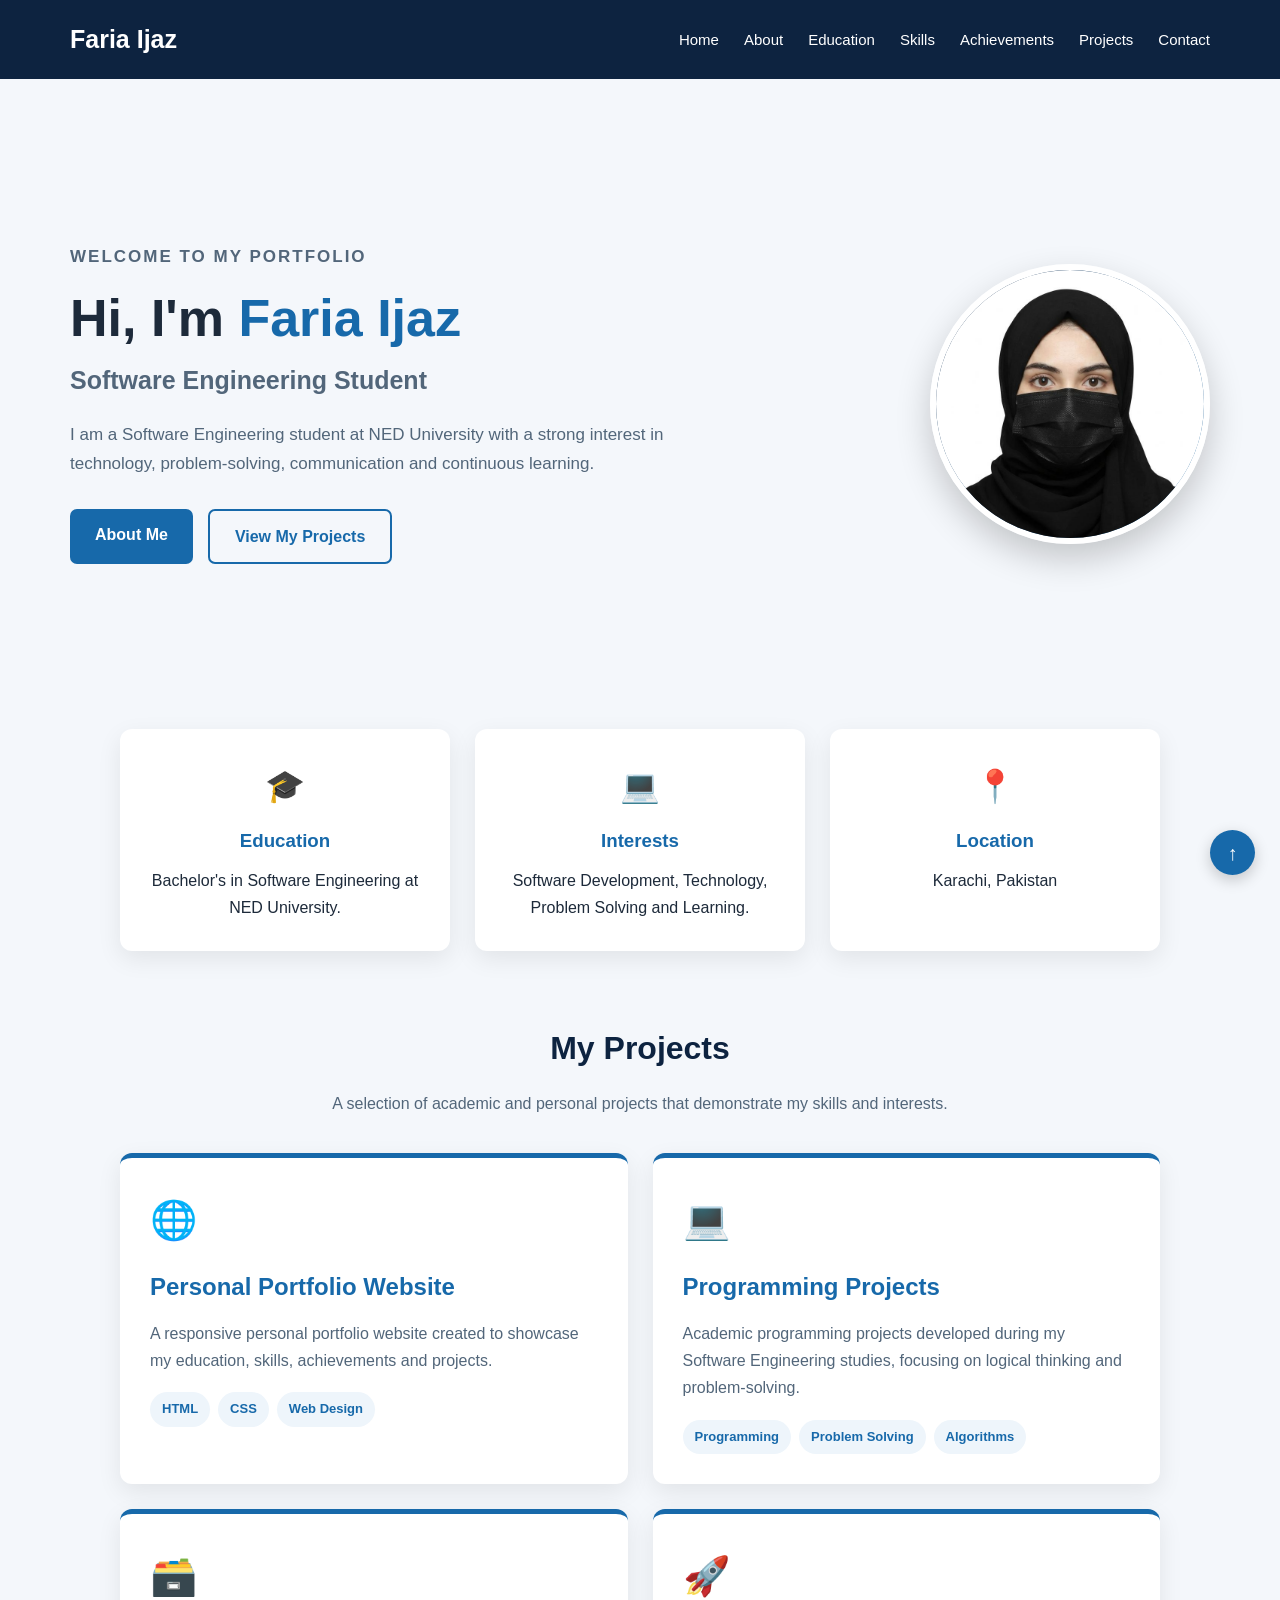
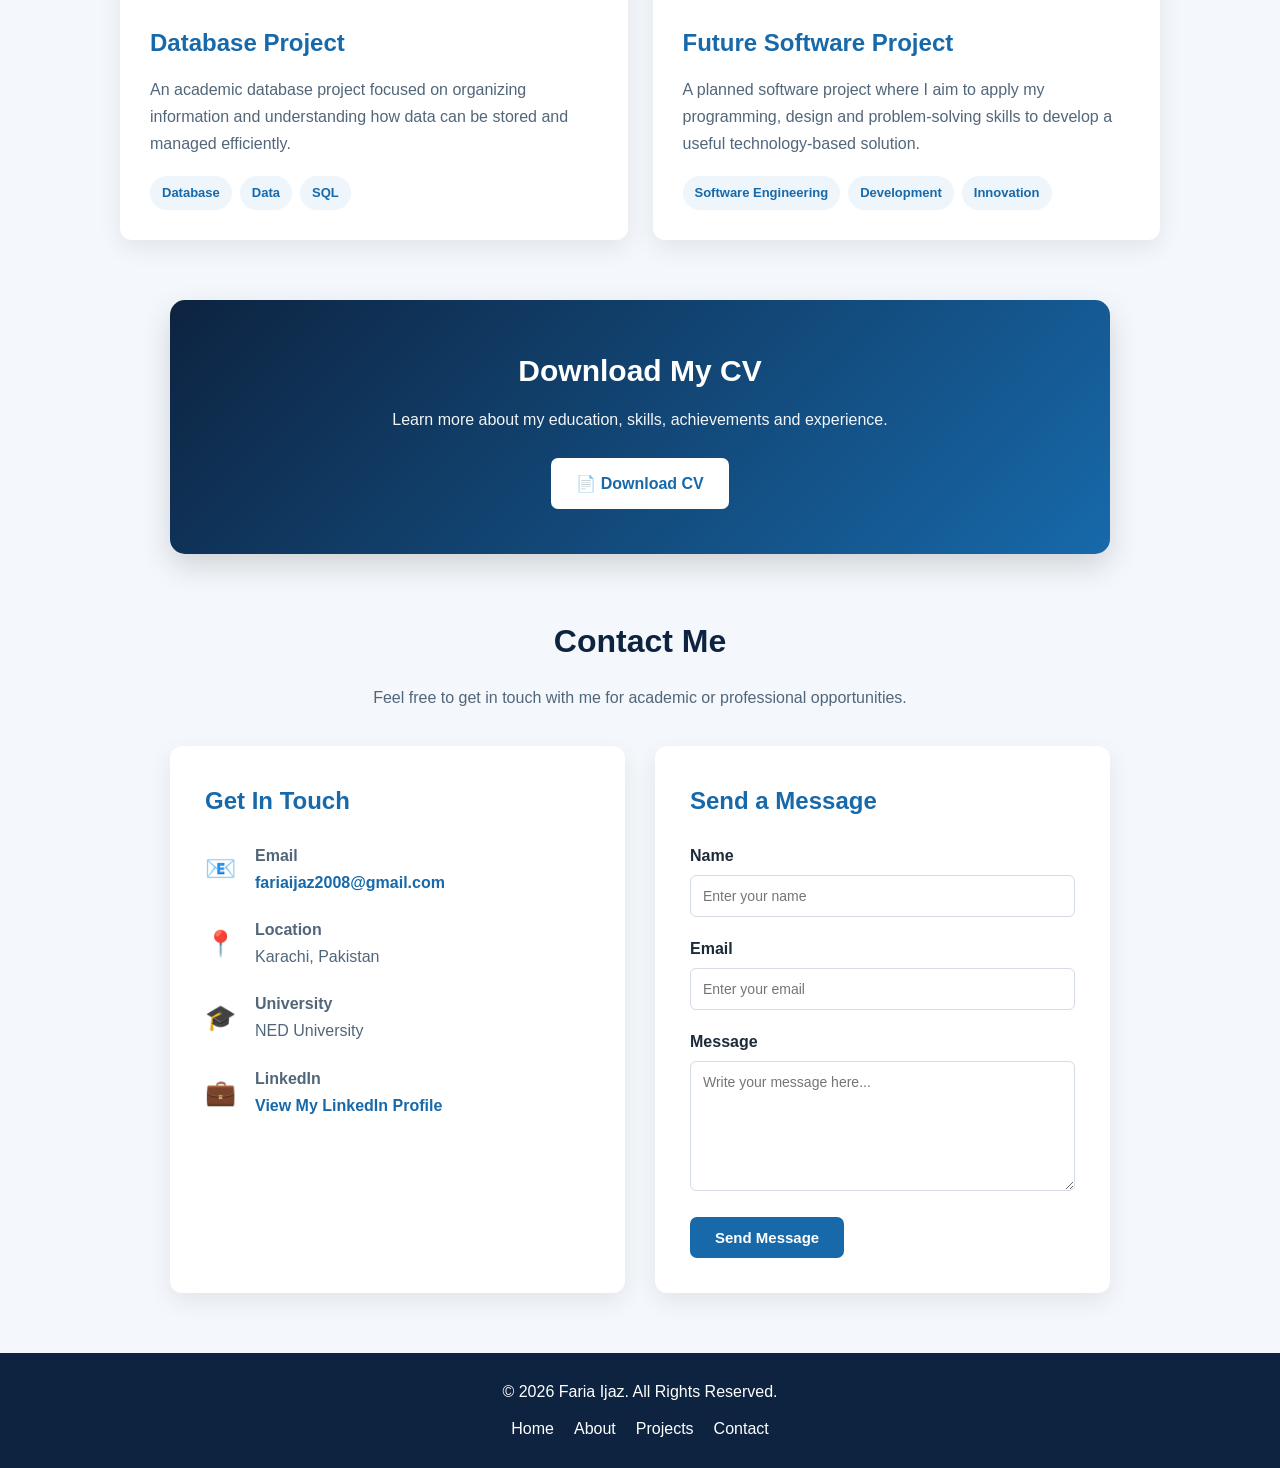
<file: index.html>
<!DOCTYPE html><html lang="en"><head>
    <meta charset="UTF-8">
    <meta name="viewport" content="width=device-width, initial-scale=1.0"><title>Faria Ijaz | Software Engineering Student</title>

<!-- Main CSS File -->
<link rel="stylesheet" href="style.css">

</head><body><!-- =========================================
     NAVIGATION BAR
========================================== -->

<header>

    <nav class="navbar">

        <div class="logo">
            Faria Ijaz
        </div>

        <ul class="nav-links">

            <li>
                <a href="index.html">Home</a>
            </li>

            <li>
                <a href="about.html">About</a>
            </li>

            <li>
                <a href="education.html">Education</a>
            </li>

            <li>
                <a href="skills.html">Skills</a>
            </li>

            <li>
                <a href="achievements.html">Achievements</a>
            </li>

            <li>
                <a href="#projects">Projects</a>
            </li>

            <li>
                <a href="#contact">Contact</a>
            </li>

        </ul>

    </nav>

</header>



<!-- =========================================
     MAIN CONTENT
========================================== -->

<main>


    <!-- =========================================
         HERO / HOME SECTION
    ========================================== -->

    <section class="hero" id="home">

        <!-- Left Side -->
        <div class="hero-text">

            <p class="welcome">
                WELCOME TO MY PORTFOLIO
            </p>

            <h1>
                Hi, I'm <span>Faria Ijaz</span>
            </h1>

            <h2>
                Software Engineering Student
            </h2>

            <p>
                I am a Software Engineering student at NED University
                with a strong interest in technology, problem-solving,
                communication and continuous learning.
            </p>


            <!-- Main Buttons -->

            <div class="buttons">

                <a href="about.html" class="btn">
                    About Me
                </a>

                <a href="#projects" class="btn secondary">
                    View My Projects
                </a>

            </div>

        </div>



        <!-- Right Side - Profile Photo -->

        <div class="hero-image">

            <div class="profile-circle">

                <img
                    src="images/profile.jpg"
                    alt="Faria Ijaz"
                >

            </div>

        </div>

    </section>



    <!-- =========================================
         QUICK INFORMATION CARDS
    ========================================== -->

    <section class="quick-info">

        <!-- Education Card -->

        <div class="info-card">

            <span class="icon">
                🎓
            </span>

            <h3>
                Education
            </h3>

            <p>
                Bachelor's in Software Engineering
                at NED University.
            </p>

        </div>



        <!-- Interests Card -->

        <div class="info-card">

            <span class="icon">
                💻
            </span>

            <h3>
                Interests
            </h3>

            <p>
                Software Development, Technology,
                Problem Solving and Learning.
            </p>

        </div>



        <!-- Location Card -->

        <div class="info-card">

            <span class="icon">
                📍
            </span>

            <h3>
                Location
            </h3>

            <p>
                Karachi, Pakistan
            </p>

        </div>

    </section>



    <!-- =========================================
         PROJECTS SECTION
    ========================================== -->

    <section class="projects-section" id="projects">

        <h2 class="section-title">
            My Projects
        </h2>

        <p class="section-subtitle">
            A selection of academic and personal projects
            that demonstrate my skills and interests.
        </p>


        <div class="projects-grid">


            <!-- Project 1 -->

            <div class="project-card">

                <span class="project-icon">
                    🌐
                </span>

                <h2>
                    Personal Portfolio Website
                </h2>

                <p>
                    A responsive personal portfolio website
                    created to showcase my education, skills,
                    achievements and projects.
                </p>

                <div class="project-tags">

                    <span>
                        HTML
                    </span>

                    <span>
                        CSS
                    </span>

                    <span>
                        Web Design
                    </span>

                </div>

            </div>



            <!-- Project 2 -->

            <div class="project-card">

                <span class="project-icon">
                    💻
                </span>

                <h2>
                    Programming Projects
                </h2>

                <p>
                    Academic programming projects developed
                    during my Software Engineering studies,
                    focusing on logical thinking and
                    problem-solving.
                </p>

                <div class="project-tags">

                    <span>
                        Programming
                    </span>

                    <span>
                        Problem Solving
                    </span>

                    <span>
                        Algorithms
                    </span>

                </div>

            </div>



            <!-- Project 3 -->

            <div class="project-card">

                <span class="project-icon">
                    🗃️
                </span>

                <h2>
                    Database Project
                </h2>

                <p>
                    An academic database project focused on
                    organizing information and understanding
                    how data can be stored and managed efficiently.
                </p>

                <div class="project-tags">

                    <span>
                        Database
                    </span>

                    <span>
                        Data
                    </span>

                    <span>
                        SQL
                    </span>

                </div>

            </div>



            <!-- Project 4 -->

            <div class="project-card">

                <span class="project-icon">
                    🚀
                </span>

                <h2>
                    Future Software Project
                </h2>

                <p>
                    A planned software project where I aim
                    to apply my programming, design and
                    problem-solving skills to develop a useful
                    technology-based solution.
                </p>

                <div class="project-tags">

                    <span>
                        Software Engineering
                    </span>

                    <span>
                        Development
                    </span>

                    <span>
                        Innovation
                    </span>

                </div>

            </div>

        </div>

    </section>



    <!-- =========================================
         CV / RESUME SECTION
    ========================================== -->

    <section class="cv-section">

        <div class="cv-card">

            <h2>
                Download My CV
            </h2>

            <p>
                Learn more about my education, skills,
                achievements and experience.
            </p>

            <!-- 
                IMPORTANT:
                Put your CV inside a folder called "files"
                and name it "Faria-Ijaz-CV.pdf"
            -->

            <a
    href="files/Faria-Ijaz-CV.pdf"
    class="cv-btn"
    download="Faria-Ijaz-CV.pdf"
>
    📄 Download CV
</a>

        </div>

    </section>



    <!-- =========================================
         CONTACT SECTION
    ========================================== -->

    <section class="contact-section" id="contact">

        <h2 class="section-title">
            Contact Me
        </h2>

        <p class="section-subtitle">
            Feel free to get in touch with me for
            academic or professional opportunities.
        </p>


        <div class="contact-container">


            <!-- Contact Information -->

            <div class="contact-card">

                <h2>
                    Get In Touch
                </h2>


                <div class="contact-item">

                    <span class="contact-icon">
                        📧
                    </span>

                    <div>

                        <strong>
                            Email
                        </strong>

                        <br>

                        <a href="mailto:fariaijaz2008@gmail.com">
                            fariaijaz2008@gmail.com
                        </a>

                    </div>

                </div>



                <div class="contact-item">

                    <span class="contact-icon">
                        📍
                    </span>

                    <div>

                        <strong>
                            Location
                        </strong>

                        <br>

                        Karachi, Pakistan

                    </div>

                </div>



                <div class="contact-item">

                    <span class="contact-icon">
                        🎓
                    </span>

                    <div>

                        <strong>
                            University
                        </strong>

                        <br>

                        NED University

                    </div>

                </div>



                <!-- LinkedIn -->

                <div class="contact-item">

                    <span class="contact-icon">
                        💼
                    </span>

                    <div>

                        <strong>
                            LinkedIn
                        </strong>

                        <br>

                        <a href="https://www.linkedin.com/in/faria-ijaz-1b65a427a/" target="_blank">
                            View My LinkedIn Profile
                        </a>

                    </div>

                </div>

            </div>



            <!-- Contact Form -->

            <div class="contact-form">

                <h2>
                    Send a Message
                </h2>

                <form>


                    <div class="form-group">

                        <label for="name">
                            Name
                        </label>

                        <input
                            type="text"
                            id="name"
                            name="name"
                            placeholder="Enter your name"
                            required
                        >

                    </div>



                    <div class="form-group">

                        <label for="email">
                            Email
                        </label>

                        <input
                            type="email"
                            id="email"
                            name="email"
                            placeholder="Enter your email"
                            required
                        >

                    </div>



                    <div class="form-group">

                        <label for="message">
                            Message
                        </label>

                        <textarea
                            id="message"
                            name="message"
                            placeholder="Write your message here..."
                            required
                        ></textarea>

                    </div>



                    <button
                        type="submit"
                        class="btn submit-btn"
                    >
                        Send Message
                    </button>

                </form>

            </div>

        </div>

    </section>

</main>



<!-- =========================================
     FOOTER
========================================== -->

<footer>

    <p>
        © 2026 Faria Ijaz. All Rights Reserved.
    </p>


    <div class="footer-links">

        <a href="index.html">
            Home
        </a>

        <a href="about.html">
            About
        </a>

        <a href="#projects">
            Projects
        </a>

        <a href="#contact">
            Contact
        </a>

    </div>

</footer>



<!-- =========================================
     BACK TO TOP BUTTON
========================================== -->

<a
    href="#home"
    class="back-to-top"
    title="Back to top"
>
    ↑
</a>

</body></html>
</file>
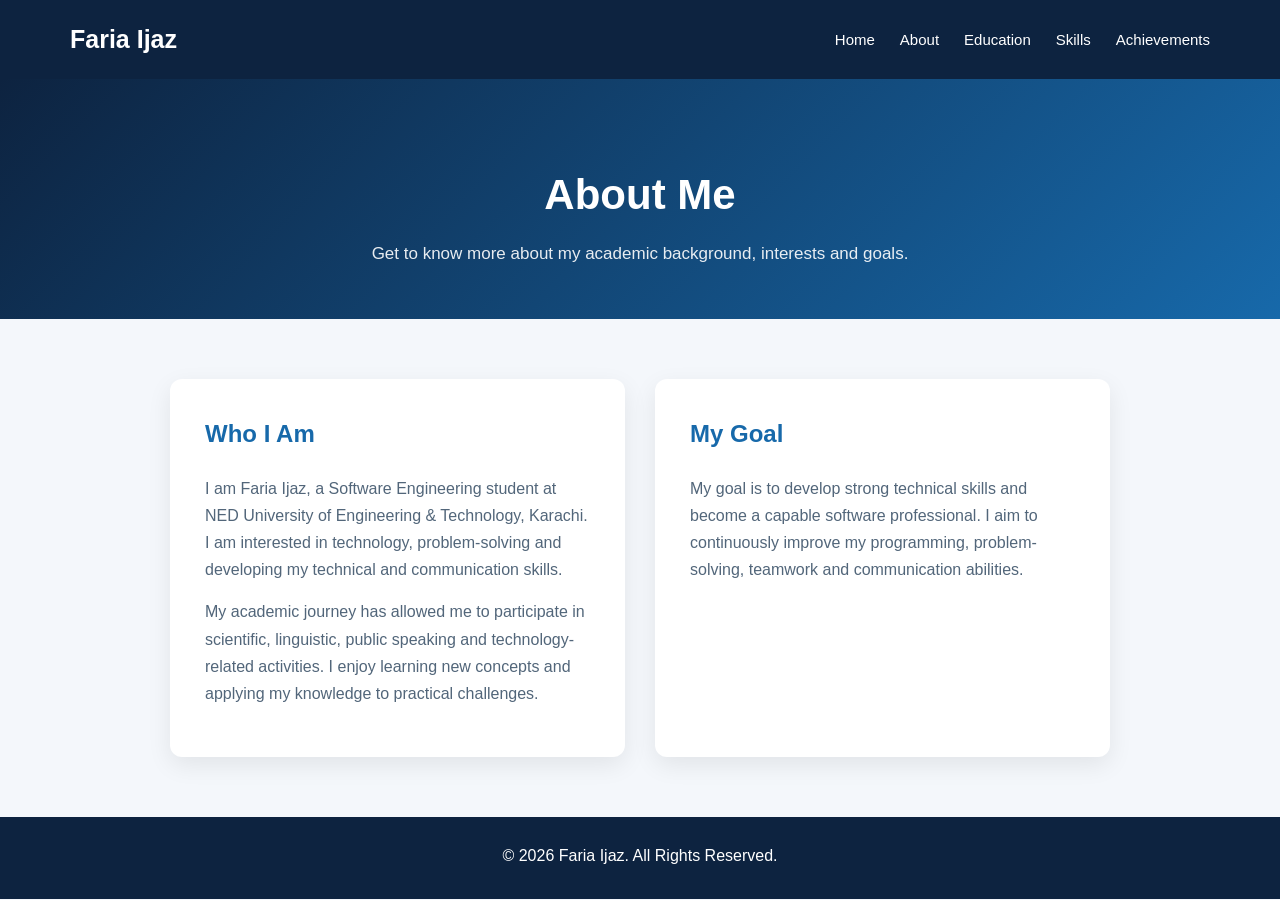
<file: about.html>
<!DOCTYPE html>
<html lang="en">

<head>

    <meta charset="UTF-8">
    <meta name="viewport" content="width=device-width, initial-scale=1.0">

    <title>About Me | Faria Ijaz</title>

    <link rel="stylesheet" href="style.css">

</head>


<body>

    <!-- Navigation -->
    <header>

        <nav class="navbar">

            <div class="logo">
                Faria Ijaz
            </div>

            <ul class="nav-links">

                <li>
                    <a href="index.html">Home</a>
                </li>

                <li>
                    <a href="about.html">About</a>
                </li>

                <li>
                    <a href="education.html">Education</a>
                </li>

                <li>
                    <a href="skills.html">Skills</a>
                </li>

                <li>
                    <a href="achievements.html">Achievements</a>
                </li>

            </ul>

        </nav>

    </header>


    <main>

        <section class="page-header">

            <h1>About Me</h1>

            <p>
                Get to know more about my academic background,
                interests and goals.
            </p>

        </section>


        <section class="about-section">

            <div class="about-card">

                <h2>Who I Am</h2>

                <p>
                    I am Faria Ijaz, a Software Engineering student
                    at NED University of Engineering & Technology,
                    Karachi. I am interested in technology,
                    problem-solving and developing my technical
                    and communication skills.
                </p>

                <p>
                    My academic journey has allowed me to participate
                    in scientific, linguistic, public speaking and
                    technology-related activities. I enjoy learning
                    new concepts and applying my knowledge to practical
                    challenges.
                </p>

            </div>


            <div class="about-card">

                <h2>My Goal</h2>

                <p>
                    My goal is to develop strong technical skills
                    and become a capable software professional.
                    I aim to continuously improve my programming,
                    problem-solving, teamwork and communication
                    abilities.
                </p>

            </div>

        </section>

    </main>


    <footer>

        <p>
            © 2026 Faria Ijaz. All Rights Reserved.
        </p>

    </footer>

</body>
</html>
</file>
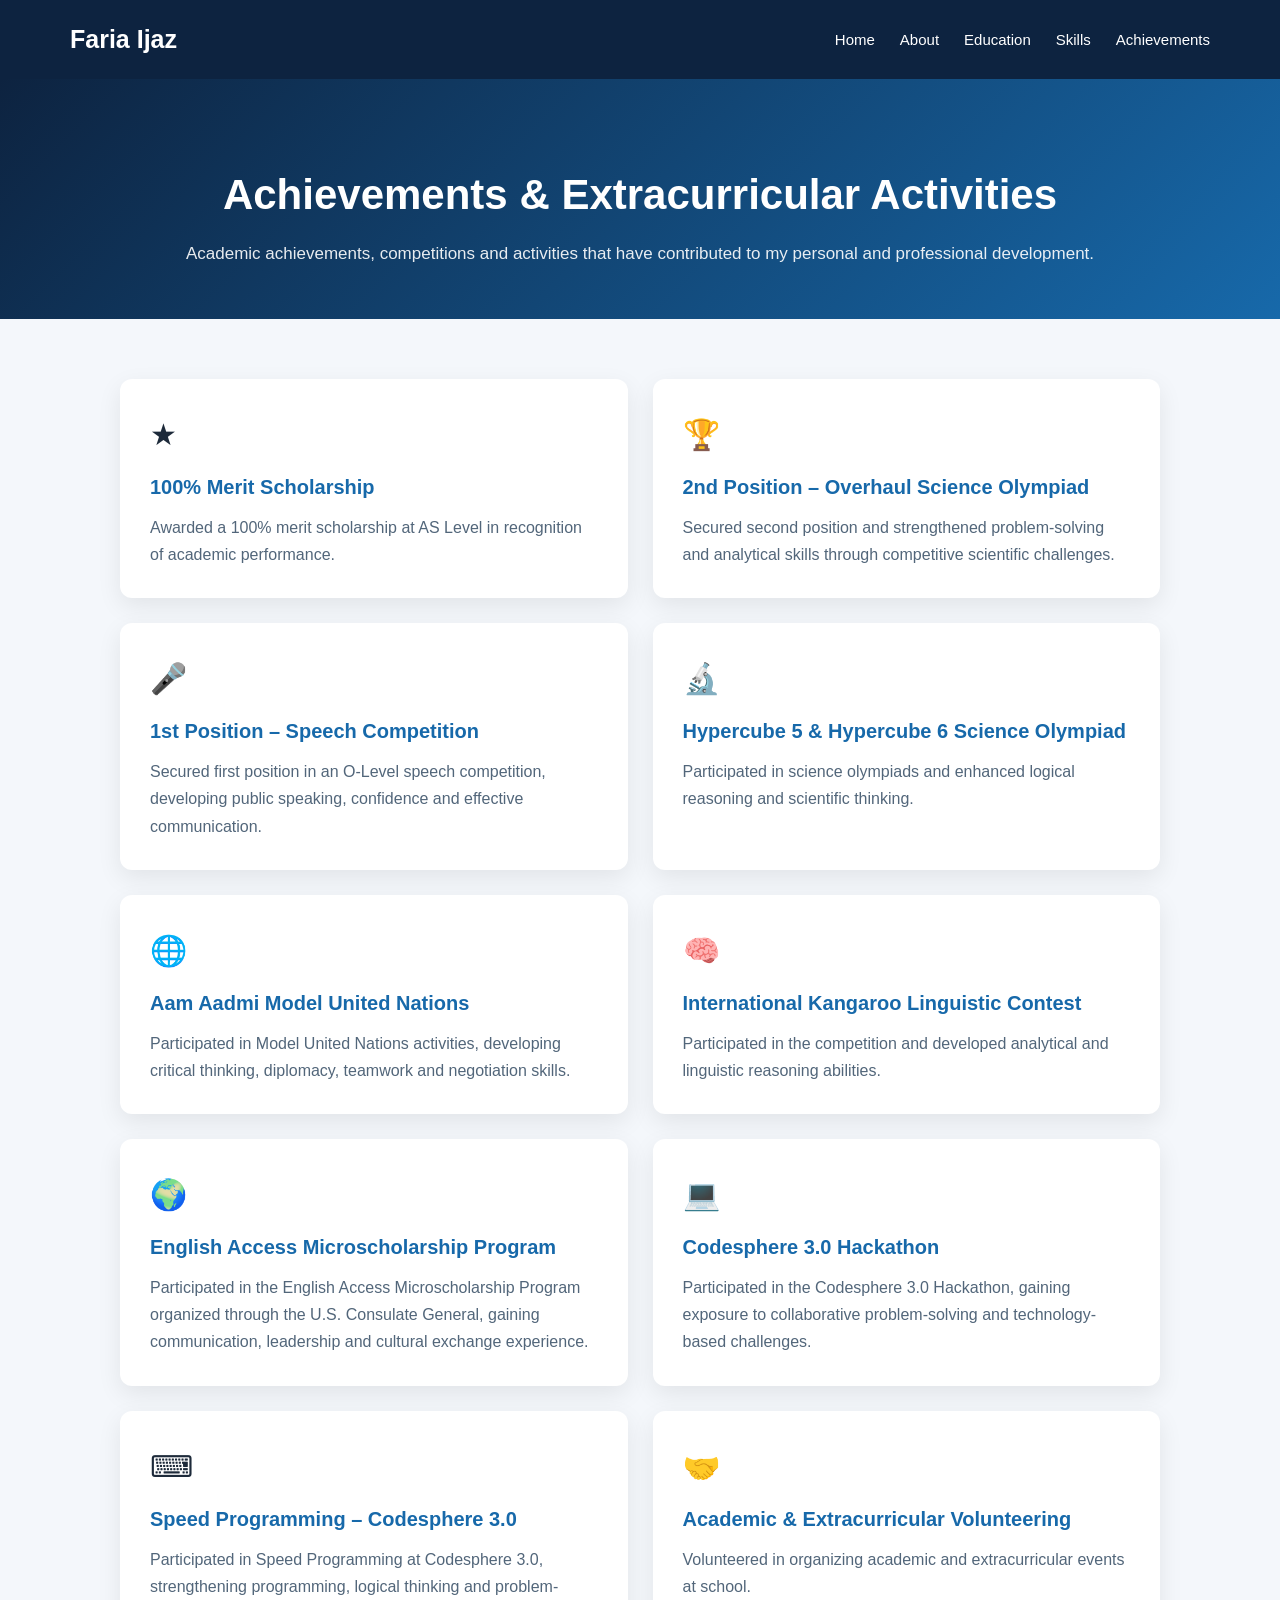
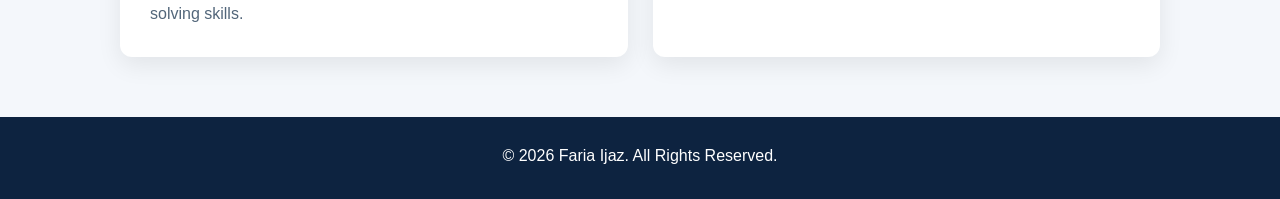
<file: achievements.html>
<!DOCTYPE html>
<html lang="en">

<head>

    <meta charset="UTF-8">
    <meta name="viewport" content="width=device-width, initial-scale=1.0">

    <title>Achievements | Faria Ijaz</title>

    <link rel="stylesheet" href="style.css">

</head>


<body>

<header>

    <nav class="navbar">

        <div class="logo">
            Faria Ijaz
        </div>

        <ul class="nav-links">

            <li><a href="index.html">Home</a></li>

            <li><a href="about.html">About</a></li>

            <li><a href="education.html">Education</a></li>

            <li><a href="skills.html">Skills</a></li>

            <li><a href="achievements.html">Achievements</a></li>

        </ul>

    </nav>

</header>


<main>

    <section class="page-header">

        <h1>Achievements & Extracurricular Activities</h1>

        <p>
            Academic achievements, competitions and activities
            that have contributed to my personal and professional development.
        </p>

    </section>


    <section class="achievement-container">


        <div class="achievement-card">

            <span class="achievement-icon">★</span>

            <h2>100% Merit Scholarship</h2>

            <p>
                Awarded a 100% merit scholarship at AS Level
                in recognition of academic performance.
            </p>

        </div>


        <div class="achievement-card">

            <span class="achievement-icon">🏆</span>

            <h2>2nd Position – Overhaul Science Olympiad</h2>

            <p>
                Secured second position and strengthened
                problem-solving and analytical skills through
                competitive scientific challenges.
            </p>

        </div>


        <div class="achievement-card">

            <span class="achievement-icon">🎤</span>

            <h2>1st Position – Speech Competition</h2>

            <p>
                Secured first position in an O-Level speech
                competition, developing public speaking,
                confidence and effective communication.
            </p>

        </div>


        <div class="achievement-card">

            <span class="achievement-icon">🔬</span>

            <h2>Hypercube 5 & Hypercube 6 Science Olympiad</h2>

            <p>
                Participated in science olympiads and enhanced
                logical reasoning and scientific thinking.
            </p>

        </div>


        <div class="achievement-card">

            <span class="achievement-icon">🌐</span>

            <h2>Aam Aadmi Model United Nations</h2>

            <p>
                Participated in Model United Nations activities,
                developing critical thinking, diplomacy,
                teamwork and negotiation skills.
            </p>

        </div>


        <div class="achievement-card">

            <span class="achievement-icon">🧠</span>

            <h2>International Kangaroo Linguistic Contest</h2>

            <p>
                Participated in the competition and developed
                analytical and linguistic reasoning abilities.
            </p>

        </div>


        <div class="achievement-card">

            <span class="achievement-icon">🌍</span>

            <h2>English Access Microscholarship Program</h2>

            <p>
                Participated in the English Access Microscholarship
                Program organized through the U.S. Consulate General,
                gaining communication, leadership and cultural
                exchange experience.
            </p>

        </div>


        <div class="achievement-card">

            <span class="achievement-icon">💻</span>

            <h2>Codesphere 3.0 Hackathon</h2>

            <p>
                Participated in the Codesphere 3.0 Hackathon,
                gaining exposure to collaborative problem-solving
                and technology-based challenges.
            </p>

        </div>


        <div class="achievement-card">

            <span class="achievement-icon">⌨</span>

            <h2>Speed Programming – Codesphere 3.0</h2>

            <p>
                Participated in Speed Programming at Codesphere 3.0,
                strengthening programming, logical thinking and
                problem-solving skills.
            </p>

        </div>


        <div class="achievement-card">

            <span class="achievement-icon">🤝</span>

            <h2>Academic & Extracurricular Volunteering</h2>

            <p>
                Volunteered in organizing academic and
                extracurricular events at school.
            </p>

        </div>


    </section>

</main>


<footer>

    <p>
        © 2026 Faria Ijaz. All Rights Reserved.
    </p>

</footer>

</body>
</html>
</file>
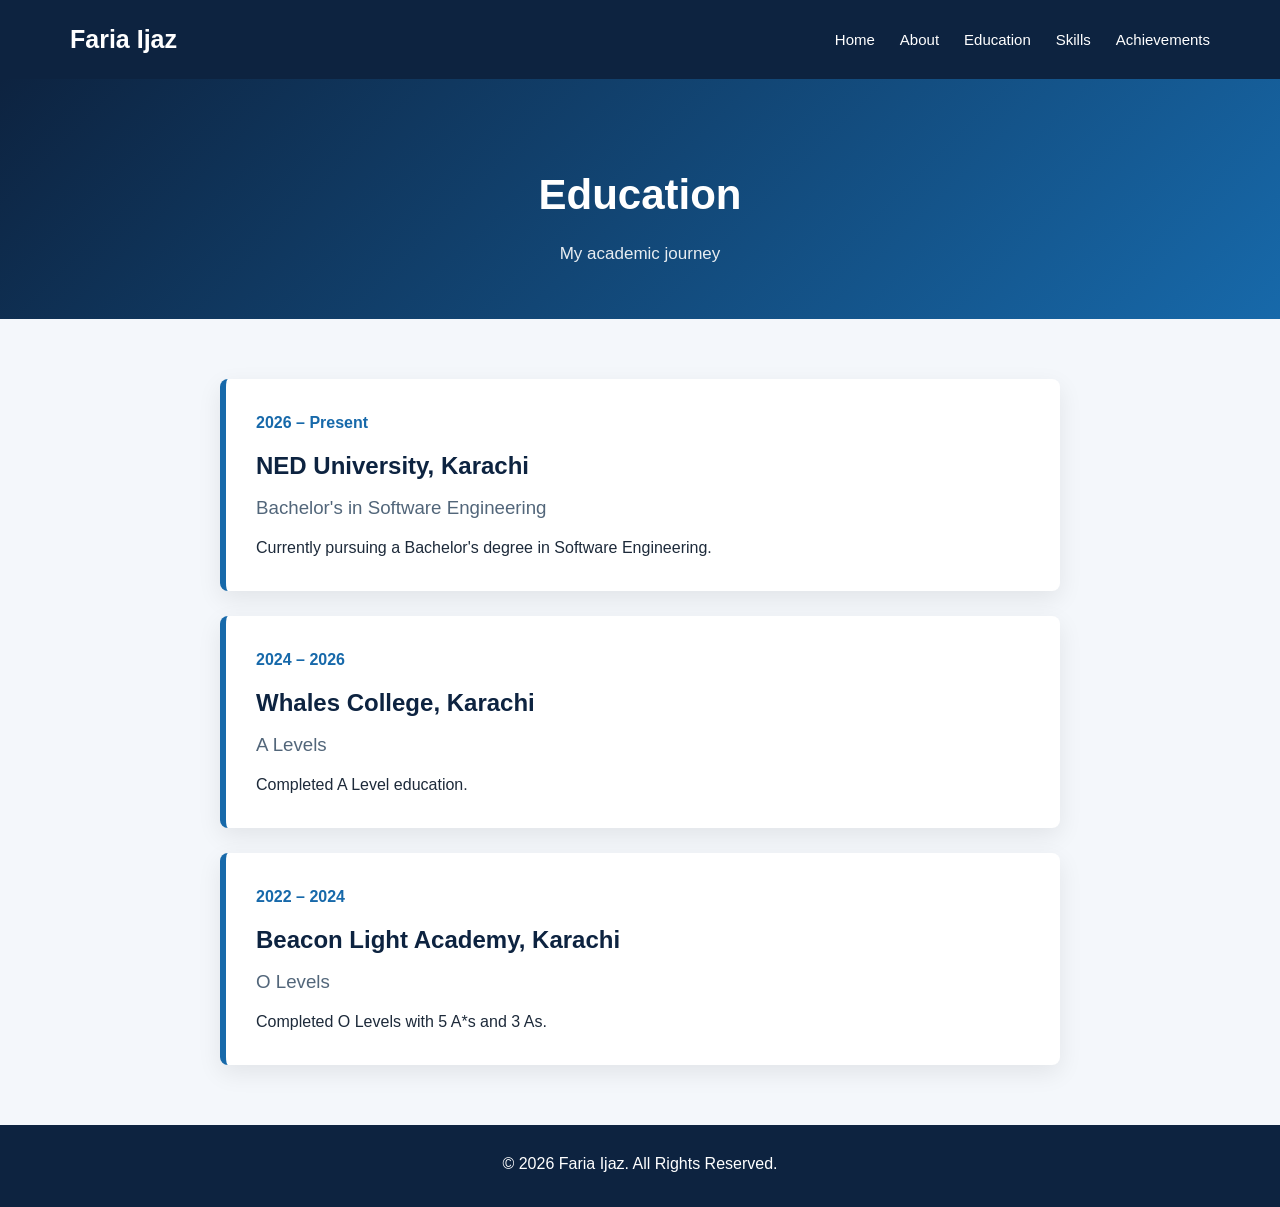
<file: education.html>
<!DOCTYPE html>
<html lang="en">

<head>

    <meta charset="UTF-8">
    <meta name="viewport" content="width=device-width, initial-scale=1.0">

    <title>Education | Faria Ijaz</title>

    <link rel="stylesheet" href="style.css">

</head>


<body>

<header>

    <nav class="navbar">

        <div class="logo">
            Faria Ijaz
        </div>

        <ul class="nav-links">

            <li><a href="index.html">Home</a></li>

            <li><a href="about.html">About</a></li>

            <li><a href="education.html">Education</a></li>

            <li><a href="skills.html">Skills</a></li>

            <li><a href="achievements.html">Achievements</a></li>

        </ul>

    </nav>

</header>


<main>

    <section class="page-header">

        <h1>Education</h1>

        <p>My academic journey</p>

    </section>


    <section class="education-container">


        <div class="education-card">

            <div class="education-year">
                2026 – Present
            </div>

            <h2>NED University, Karachi</h2>

            <h3>
                Bachelor's in Software Engineering
            </h3>

            <p>
                Currently pursuing a Bachelor's degree in
                Software Engineering.
            </p>

        </div>


        <div class="education-card">

            <div class="education-year">
                2024 – 2026
            </div>

            <h2>Whales College, Karachi</h2>

            <h3>A Levels</h3>

            <p>
                Completed A Level education.
            </p>

        </div>


        <div class="education-card">

            <div class="education-year">
                2022 – 2024
            </div>

            <h2>Beacon Light Academy, Karachi</h2>

            <h3>O Levels</h3>

            <p>
                Completed O Levels with 5 A*s and 3 As.
            </p>

        </div>


    </section>

</main>


<footer>

    <p>
        © 2026 Faria Ijaz. All Rights Reserved.
    </p>

</footer>

</body>
</html>
</file>
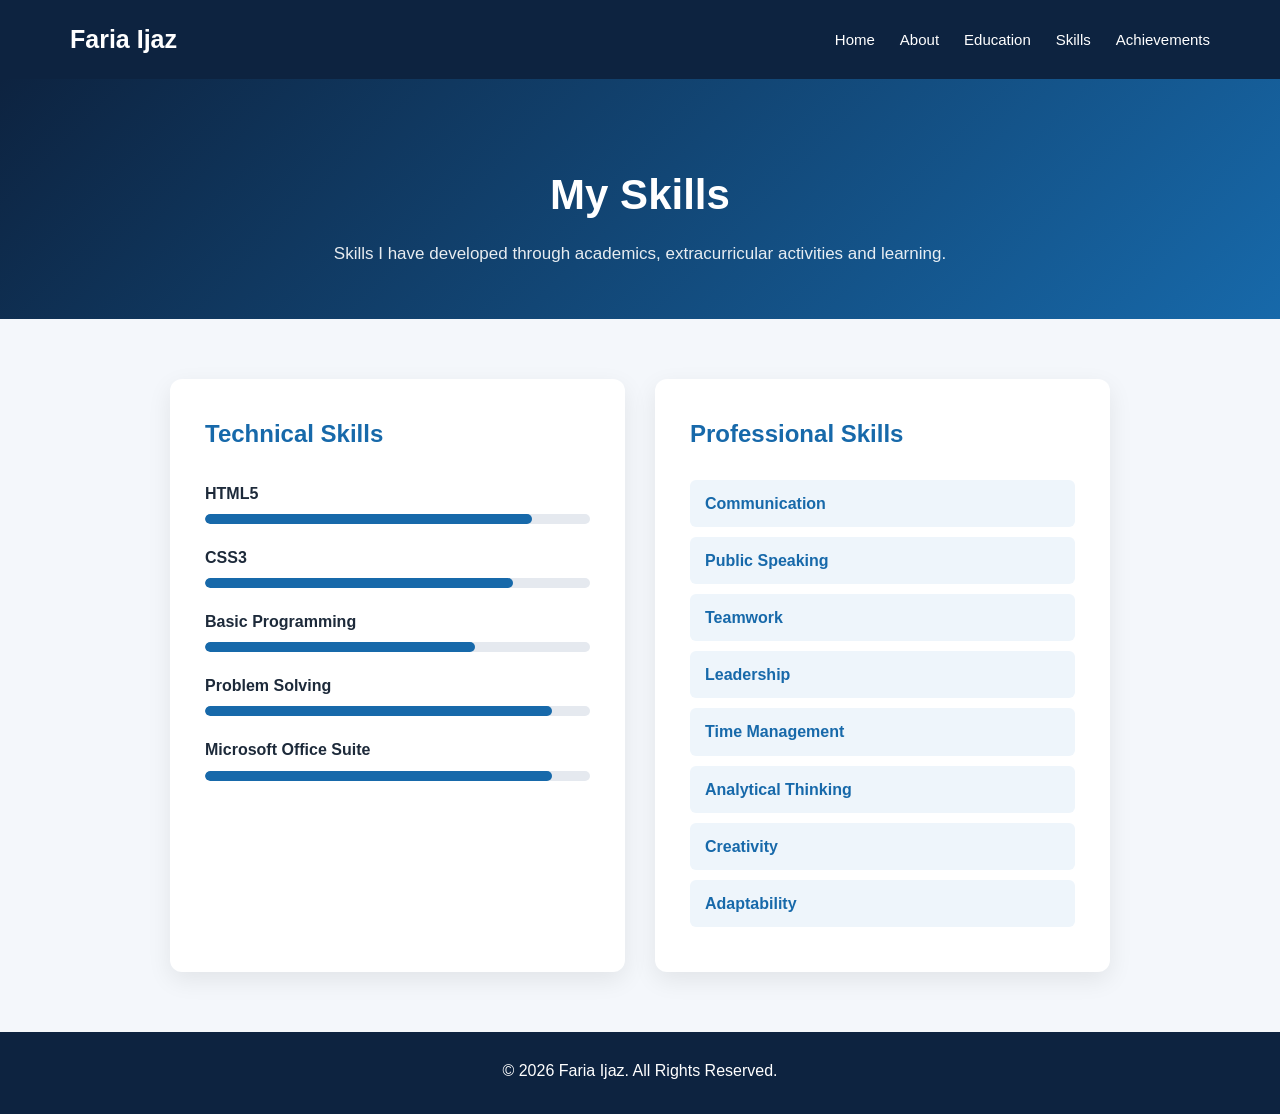
<file: skills.html>
<!DOCTYPE html>
<html lang="en">

<head>

    <meta charset="UTF-8">
    <meta name="viewport" content="width=device-width, initial-scale=1.0">

    <title>Skills | Faria Ijaz</title>

    <link rel="stylesheet" href="style.css">

</head>


<body>

<header>

    <nav class="navbar">

        <div class="logo">
            Faria Ijaz
        </div>

        <ul class="nav-links">

            <li>
                <a href="index.html">Home</a>
            </li>

            <li>
                <a href="about.html">About</a>
            </li>

            <li>
                <a href="education.html">Education</a>
            </li>

            <li>
                <a href="skills.html">Skills</a>
            </li>

            <li>
                <a href="achievements.html">Achievements</a>
            </li>

        </ul>

    </nav>

</header>


<main>

    <!-- Page Header -->

    <section class="page-header">

        <h1>My Skills</h1>

        <p>
            Skills I have developed through academics,
            extracurricular activities and learning.
        </p>

    </section>


    <!-- Skills Section -->

    <section class="skills-container">


        <!-- Technical Skills -->

        <div class="skill-card">

            <h2>Technical Skills</h2>


            <!-- HTML5 -->

            <div class="skill">

                <div class="skill-name">
                    HTML5
                </div>

                <div class="skill-bar">

                    <div class="skill-level html">
                    </div>

                </div>

            </div>


            <!-- CSS3 -->

            <div class="skill">

                <div class="skill-name">
                    CSS3
                </div>

                <div class="skill-bar">

                    <div class="skill-level css">
                    </div>

                </div>

            </div>


            <!-- Basic Programming -->

            <div class="skill">

                <div class="skill-name">
                    Basic Programming
                </div>

                <div class="skill-bar">

                    <div class="skill-level programming">
                    </div>

                </div>

            </div>


            <!-- Problem Solving -->

            <div class="skill">

                <div class="skill-name">
                    Problem Solving
                </div>

                <div class="skill-bar">

                    <div class="skill-level problem">
                    </div>

                </div>

            </div>


            <!-- Microsoft Office Suite -->

            <div class="skill">

                <div class="skill-name">
                    Microsoft Office Suite
                </div>

                <div class="skill-bar">

                    <div class="skill-level office">
                    </div>

                </div>

            </div>

        </div>


        <!-- Professional Skills -->

        <div class="skill-card">

            <h2>Professional Skills</h2>

            <ul class="soft-skills">

                <li>
                    Communication
                </li>

                <li>
                    Public Speaking
                </li>

                <li>
                    Teamwork
                </li>

                <li>
                    Leadership
                </li>

                <li>
                    Time Management
                </li>

                <li>
                    Analytical Thinking
                </li>

                <li>
                    Creativity
                </li>

                <li>
                    Adaptability
                </li>

            </ul>

        </div>


    </section>

</main>


<!-- Footer -->

<footer>

    <p>
        © 2026 Faria Ijaz. All Rights Reserved.
    </p>

</footer>


</body>

</html>
</file>
<file: style.css>
/* =========================================
   GENERAL SETTINGS
========================================= */

* {
    margin: 0;
    padding: 0;
    box-sizing: border-box;
}

html {
    scroll-behavior: smooth;
}

body {
    font-family: Arial, Helvetica, sans-serif;
    background-color: #f4f7fb;
    color: #1d2a3a;
    line-height: 1.7;
}

/* Smooth section spacing */
section {
    scroll-margin-top: 80px;
}


/* =========================================
   NAVIGATION BAR
========================================= */

header {
    background-color: #0d2340;
    position: sticky;
    top: 0;
    z-index: 1000;
}

.navbar {
    max-width: 1200px;
    margin: auto;
    padding: 18px 30px;
    display: flex;
    justify-content: space-between;
    align-items: center;
}

.logo {
    color: white;
    font-size: 25px;
    font-weight: bold;
}

.nav-links {
    list-style: none;
    display: flex;
    gap: 25px;
}

.nav-links a {
    color: white;
    text-decoration: none;
    font-size: 15px;
    transition: 0.3s;
}

.nav-links a:hover {
    color: #7ec8ff;
}


/* =========================================
   HERO / HOME PAGE
========================================= */

.hero {
    max-width: 1200px;
    min-height: 650px;
    margin: auto;
    padding: 80px 30px;
    display: flex;
    justify-content: space-between;
    align-items: center;
    gap: 50px;
}

.hero-text {
    max-width: 650px;
}

.welcome {
    color: #1769aa;
    font-weight: bold;
    letter-spacing: 2px;
    margin-bottom: 15px;
}

.hero h1 {
    font-size: 52px;
    line-height: 1.2;
    margin-bottom: 10px;
}

.hero h1 span {
    color: #1769aa;
}

.hero h2 {
    color: #52667a;
    font-size: 25px;
    margin-bottom: 20px;
}

.hero p {
    color: #52667a;
    font-size: 17px;
}

.buttons {
    margin-top: 30px;
    display: flex;
    gap: 15px;
    flex-wrap: wrap;
}

.btn {
    display: inline-block;
    padding: 12px 25px;
    background-color: #1769aa;
    color: white;
    text-decoration: none;
    border-radius: 7px;
    transition: 0.3s;
    font-weight: bold;
}

.btn:hover {
    transform: translateY(-3px);
    background-color: #0d2340;
}

.btn.secondary {
    background-color: transparent;
    color: #1769aa;
    border: 2px solid #1769aa;
}

.btn.secondary:hover {
    background-color: #1769aa;
    color: white;
}


/* =========================================
   PROFILE PHOTO / PROFILE CIRCLE
========================================= */

.hero-image {
    display: flex;
    justify-content: center;
    align-items: center;
}

/* 
   This is the circle around your photograph.
   Put your actual image inside it using HTML.
*/

.profile-circle {
    width: 280px;
    height: 280px;

    border-radius: 50%;

    background: linear-gradient(
        135deg,
        #0d2340,
        #1769aa
    );

    display: flex;
    justify-content: center;
    align-items: center;

    overflow: hidden;

    border: 6px solid white;

    box-shadow:
        0 15px 35px rgba(0, 0, 0, 0.20);

    transition: 0.3s;
}

/* Actual profile photograph */

.profile-circle img {
    width: 100%;
    height: 100%;

    object-fit: cover;

    display: block;
}

/* Hover effect */

.profile-circle:hover {
    transform: scale(1.03);
    box-shadow:
        0 20px 45px rgba(0, 0, 0, 0.25);
}


/* =========================================
   QUICK INFORMATION CARDS
========================================= */

.quick-info {
    max-width: 1100px;
    margin: 0 auto 70px;
    padding: 0 30px;

    display: grid;
    grid-template-columns: repeat(3, 1fr);
    gap: 25px;
}

.info-card {
    background-color: white;

    padding: 30px;

    border-radius: 12px;

    text-align: center;

    box-shadow: 0 8px 25px rgba(0, 0, 0, 0.08);

    transition: 0.3s;
}

.info-card:hover {
    transform: translateY(-7px);

    box-shadow:
        0 15px 35px rgba(0, 0, 0, 0.12);
}

.info-card h3 {
    color: #1769aa;
    margin-bottom: 10px;
}


/* =========================================
   ICONS
========================================= */

.icon {
    font-size: 32px;
    margin-bottom: 12px;
    display: block;
}

.info-card .icon {
    color: #1769aa;
}


/* =========================================
   PAGE HEADERS
========================================= */

.page-header {
    text-align: center;

    padding: 80px 20px 50px;

    background: linear-gradient(
        135deg,
        #0d2340,
        #1769aa
    );

    color: white;
}

.page-header h1 {
    font-size: 42px;
    margin-bottom: 10px;
}

.page-header p {
    font-size: 17px;
    opacity: 0.9;
}


/* =========================================
   ABOUT PAGE
========================================= */

.about-section {
    max-width: 1000px;

    margin: 60px auto;

    padding: 0 30px;

    display: grid;

    grid-template-columns: 1fr 1fr;

    gap: 30px;
}

.about-card {
    background-color: white;

    padding: 35px;

    border-radius: 12px;

    box-shadow:
        0 8px 25px rgba(0, 0, 0, 0.08);

    transition: 0.3s;
}

.about-card:hover {
    transform: translateY(-5px);
}

.about-card h2 {
    color: #1769aa;
    margin-bottom: 20px;
}

.about-card p {
    margin-bottom: 15px;
    color: #52667a;
}


/* =========================================
   EDUCATION
========================================= */

.education-container {
    max-width: 900px;

    margin: 60px auto;

    padding: 0 30px;
}

.education-card {
    background-color: white;

    padding: 30px;

    margin-bottom: 25px;

    border-left: 6px solid #1769aa;

    border-radius: 8px;

    box-shadow:
        0 8px 25px rgba(0, 0, 0, 0.08);

    transition: 0.3s;
}

.education-card:hover {
    transform: translateX(5px);
}

.education-year {
    color: #1769aa;

    font-weight: bold;

    margin-bottom: 10px;
}

.education-card h2 {
    color: #0d2340;

    margin-bottom: 5px;
}

.education-card h3 {
    color: #52667a;

    font-weight: normal;

    margin-bottom: 10px;
}


/* =========================================
   SKILLS
========================================= */

.skills-container {
    max-width: 1000px;

    margin: 60px auto;

    padding: 0 30px;

    display: grid;

    grid-template-columns: 1fr 1fr;

    gap: 30px;
}

.skill-card {
    background-color: white;

    padding: 35px;

    border-radius: 12px;

    box-shadow:
        0 8px 25px rgba(0, 0, 0, 0.08);
}

.skill-card h2 {
    color: #1769aa;

    margin-bottom: 25px;
}

.skill {
    margin-bottom: 20px;
}

.skill-name {
    font-weight: bold;

    margin-bottom: 7px;
}

.skill-bar {
    height: 10px;

    background-color: #e5e9ef;

    border-radius: 10px;

    overflow: hidden;
}

.skill-level {
    height: 100%;

    background-color: #1769aa;

    border-radius: 10px;
}

.skill-level.html {
    width: 85%;
}

.skill-level.css {
    width: 80%;
}

.skill-level.programming {
    width: 70%;
}

.skill-level.problem {
    width: 90%;
}

.skill-level.office {
    width: 90%;
}


/* =========================================
   SOFT SKILLS
========================================= */

.soft-skills {
    list-style: none;
}

.soft-skills li {
    background-color: #eef5fb;

    color: #1769aa;

    padding: 10px 15px;

    margin-bottom: 10px;

    border-radius: 6px;

    font-weight: bold;

    transition: 0.3s;
}

.soft-skills li:hover {
    transform: translateX(5px);
}


/* =========================================
   PROJECTS
========================================= */

.projects-section {
    max-width: 1100px;

    margin: 60px auto;

    padding: 0 30px;
}

.projects-grid {
    display: grid;

    grid-template-columns: repeat(2, 1fr);

    gap: 25px;
}

.project-card {
    background-color: white;

    border-radius: 12px;

    padding: 30px;

    box-shadow:
        0 8px 25px rgba(0, 0, 0, 0.08);

    transition: 0.3s;

    border-top: 5px solid #1769aa;
}

.project-card:hover {
    transform: translateY(-7px);

    box-shadow:
        0 15px 35px rgba(0, 0, 0, 0.13);
}

.project-icon {
    font-size: 38px;

    margin-bottom: 15px;

    display: block;
}

.project-card h2 {
    color: #1769aa;

    margin-bottom: 12px;
}

.project-card p {
    color: #52667a;

    margin-bottom: 18px;
}

.project-tags {
    display: flex;

    gap: 8px;

    flex-wrap: wrap;
}

.project-tags span {
    background-color: #eef5fb;

    color: #1769aa;

    padding: 6px 12px;

    border-radius: 20px;

    font-size: 13px;

    font-weight: bold;
}


/* =========================================
   ACHIEVEMENTS
========================================= */

.achievement-container {
    max-width: 1100px;

    margin: 60px auto;

    padding: 0 30px;

    display: grid;

    grid-template-columns: repeat(2, 1fr);

    gap: 25px;
}

.achievement-card {
    background-color: white;

    padding: 30px;

    border-radius: 12px;

    box-shadow:
        0 8px 25px rgba(0, 0, 0, 0.08);

    transition: 0.3s;
}

.achievement-card:hover {
    transform: translateY(-6px);

    box-shadow:
        0 15px 35px rgba(0, 0, 0, 0.12);
}

.achievement-icon {
    font-size: 30px;

    display: block;

    margin-bottom: 10px;
}

.achievement-card h2 {
    color: #1769aa;

    font-size: 20px;

    margin-bottom: 10px;
}

.achievement-card p {
    color: #52667a;
}


/* =========================================
   CONTACT SECTION
========================================= */

.contact-section {
    max-width: 1000px;

    margin: 60px auto;

    padding: 0 30px;
}

.contact-container {
    display: grid;

    grid-template-columns: 1fr 1fr;

    gap: 30px;
}

.contact-card {
    background-color: white;

    padding: 35px;

    border-radius: 12px;

    box-shadow:
        0 8px 25px rgba(0, 0, 0, 0.08);
}

.contact-card h2 {
    color: #1769aa;

    margin-bottom: 20px;
}

.contact-item {
    display: flex;

    align-items: center;

    gap: 15px;

    margin-bottom: 20px;

    color: #52667a;
}

.contact-icon {
    font-size: 25px;

    min-width: 35px;

    color: #1769aa;
}

.contact-item a {
    color: #1769aa;

    text-decoration: none;

    font-weight: bold;
}

.contact-item a:hover {
    text-decoration: underline;
}


/* =========================================
   CONTACT FORM
========================================= */

.contact-form {
    background-color: white;

    padding: 35px;

    border-radius: 12px;

    box-shadow:
        0 8px 25px rgba(0, 0, 0, 0.08);
}

.contact-form h2 {
    color: #1769aa;

    margin-bottom: 20px;
}

.form-group {
    margin-bottom: 18px;
}

.form-group label {
    display: block;

    margin-bottom: 6px;

    font-weight: bold;

    color: #1d2a3a;
}

.form-group input,
.form-group textarea {
    width: 100%;

    padding: 12px;

    border: 1px solid #d5dce5;

    border-radius: 6px;

    font-family: Arial, Helvetica, sans-serif;

    font-size: 14px;

    outline: none;
}

.form-group input:focus,
.form-group textarea:focus {
    border-color: #1769aa;

    box-shadow:
        0 0 0 3px rgba(23, 105, 170, 0.1);
}

.form-group textarea {
    min-height: 130px;

    resize: vertical;
}

.submit-btn {
    border: none;

    cursor: pointer;

    font-size: 15px;
}


/* =========================================
   CV / RESUME SECTION
========================================= */

.cv-section {
    max-width: 1000px;

    margin: 60px auto;

    padding: 0 30px;
}

.cv-card {
    background: linear-gradient(
        135deg,
        #0d2340,
        #1769aa
    );

    color: white;

    padding: 45px;

    border-radius: 15px;

    text-align: center;

    box-shadow:
        0 12px 30px rgba(0, 0, 0, 0.15);
}

.cv-card h2 {
    font-size: 30px;

    margin-bottom: 10px;
}

.cv-card p {
    margin-bottom: 25px;

    opacity: 0.95;
}

.cv-btn {
    display: inline-block;

    background-color: white;

    color: #1769aa;

    padding: 12px 25px;

    border-radius: 7px;

    text-decoration: none;

    font-weight: bold;

    transition: 0.3s;
}

.cv-btn:hover {
    transform: translateY(-3px);

    background-color: #eef5fb;
}


/* =========================================
   SECTION TITLE
========================================= */

.section-title {
    text-align: center;

    color: #0d2340;

    font-size: 32px;

    margin-bottom: 35px;
}

.section-subtitle {
    text-align: center;

    color: #52667a;

    max-width: 700px;

    margin: -20px auto 35px;

    padding: 0 20px;
}


/* =========================================
   FOOTER
========================================= */

footer {
    background-color: #0d2340;

    color: white;

    text-align: center;

    padding: 25px;

    margin-top: 60px;
}

footer p {
    margin-bottom: 5px;
}

.footer-links {
    margin-top: 10px;

    display: flex;

    justify-content: center;

    gap: 20px;
}

.footer-links a {
    color: white;

    text-decoration: none;

    transition: 0.3s;
}

.footer-links a:hover {
    color: #7ec8ff;
}


/* =========================================
   BACK TO TOP BUTTON
========================================= */

.back-to-top {
    position: fixed;

    bottom: 25px;

    right: 25px;

    width: 45px;

    height: 45px;

    background-color: #1769aa;

    color: white;

    text-decoration: none;

    border-radius: 50%;

    display: flex;

    justify-content: center;

    align-items: center;

    font-size: 20px;

    box-shadow:
        0 5px 15px rgba(0, 0, 0, 0.2);

    transition: 0.3s;

    z-index: 900;
}

.back-to-top:hover {
    background-color: #0d2340;

    transform: translateY(-3px);
}


/* =========================================
   RESPONSIVE DESIGN
========================================= */

@media (max-width: 768px) {

    /* Navigation */

    .navbar {
        flex-direction: column;

        gap: 15px;

        padding: 15px 20px;
    }

    .nav-links {
        flex-wrap: wrap;

        justify-content: center;

        gap: 12px;
    }


    /* Hero */

    .hero {
        flex-direction: column;

        text-align: center;

        padding-top: 60px;

        min-height: auto;
    }

    .hero-text {
        max-width: 100%;
    }

    .hero h1 {
        font-size: 38px;
    }

    .hero h2 {
        font-size: 21px;
    }

    .hero p {
        font-size: 16px;
    }

    .buttons {
        justify-content: center;

        flex-wrap: wrap;
    }


    /* Profile photo */

    .profile-circle {
        width: 220px;

        height: 220px;

        font-size: 60px;
    }


    /* Quick information */

    .quick-info {
        grid-template-columns: 1fr;
    }


    /* About */

    .about-section {
        grid-template-columns: 1fr;
    }


    /* Skills */

    .skills-container {
        grid-template-columns: 1fr;
    }


    /* Projects */

    .projects-grid {
        grid-template-columns: 1fr;
    }


    /* Achievements */

    .achievement-container {
        grid-template-columns: 1fr;
    }


    /* Contact */

    .contact-container {
        grid-template-columns: 1fr;
    }


    /* Page header */

    .page-header h1 {
        font-size: 32px;
    }


    /* Section titles */

    .section-title {
        font-size: 27px;
    }


    /* CV */

    .cv-card {
        padding: 35px 20px;
    }

    .cv-card h2 {
        font-size: 25px;
    }


    /* Back to top */

    .back-to-top {
        width: 40px;

        height: 40px;

        right: 18px;

        bottom: 18px;
    }
}


/* =========================================
   EXTRA SMALL SCREENS
========================================= */

@media (max-width: 480px) {

    .hero {
        padding-left: 20px;
        padding-right: 20px;
    }

    .hero h1 {
        font-size: 32px;
    }

    .hero h2 {
        font-size: 19px;
    }

    .profile-circle {
        width: 190px;
        height: 190px;
    }

    .info-card,
    .about-card,
    .skill-card,
    .project-card,
    .achievement-card,
    .contact-card,
    .contact-form {
        padding: 25px;
    }

    .page-header {
        padding: 60px 20px 40px;
    }

    .page-header h1 {
        font-size: 28px;
    }

    .nav-links {
        gap: 8px;
    }

    .nav-links a {
        font-size: 13px;
    }
}
</file>
